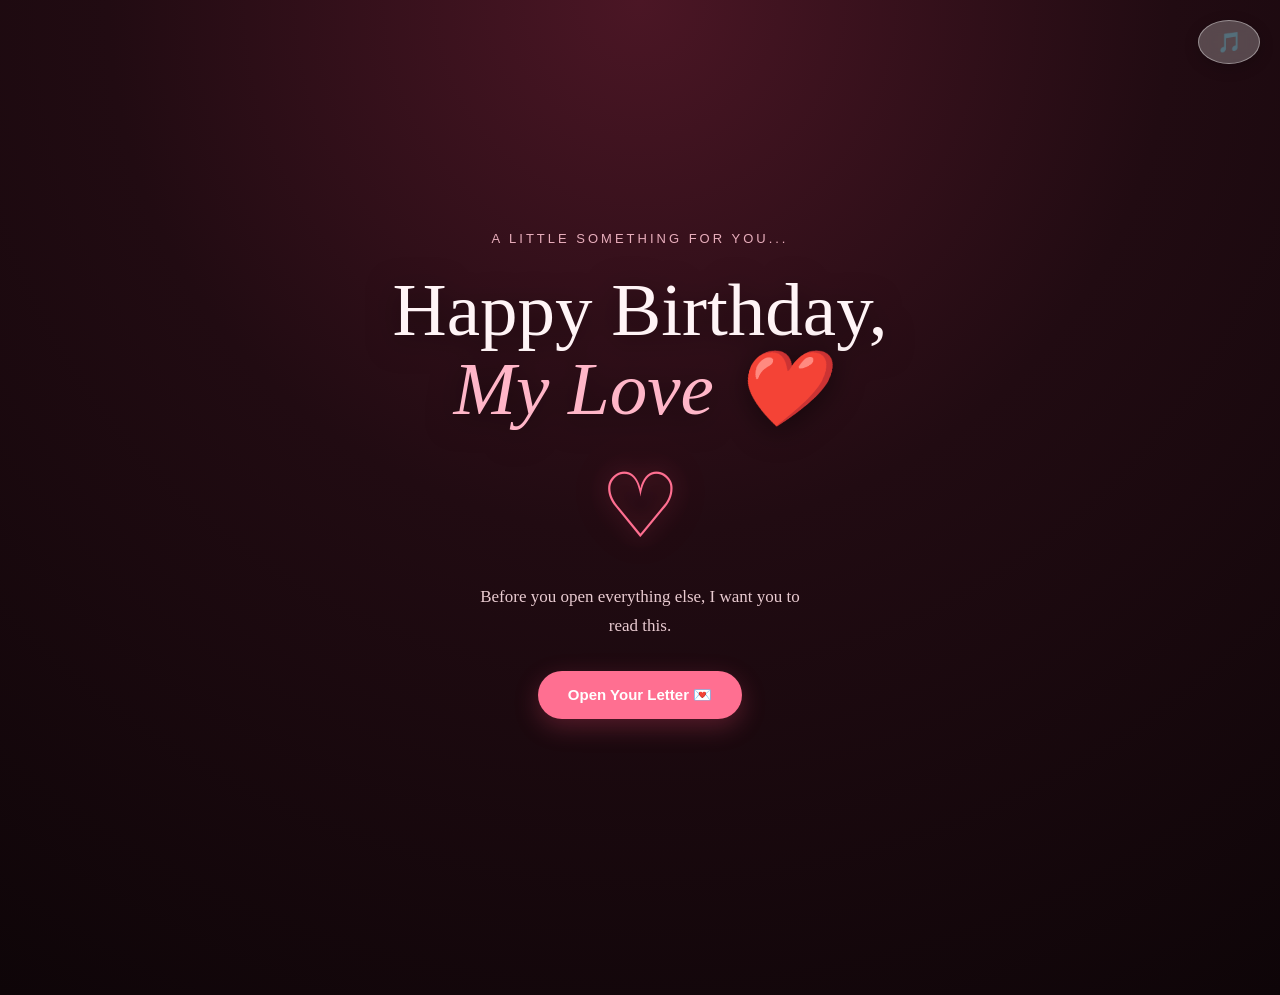
<file: index.html>
<!DOCTYPE html>
<html lang="en">
<head>
    <meta charset="UTF-8">
    <meta name="viewport" content="width=device-width, initial-scale=1.0">
    <title>For You ❤️</title>
    <link rel="stylesheet" href="style.css">
</head>

<body>

    <!-- Background Music Element -->
    <audio id="bgMusic" loop preload="auto">
        <source src="Parayathe-Vannen-MassTamilan.dev.mp3" type="audio/mpeg">
        Your browser does not support the audio element.
    </audio>

    <!-- Floating Music Play/Pause Toggle -->
    <button id="musicToggle" class="music-toggle" onclick="toggleMusic()">
        🎵
    </button>

    <!-- Floating hearts -->
    <div class="hearts">
        <span>❤️</span>
        <span>💕</span>
        <span>❤️</span>
        <span>💗</span>
        <span>💖</span>
        <span>💕</span>
        <span>❤️</span>
        <span>💗</span>
    </div>

    <main class="container">

        <!-- Opening -->
        <section class="opening">
            <p class="small-text">A little something for you...</p>

            <h1>Happy Birthday,<br><span>My Love ❤️</span></h1>

            <div class="heart">♡</div>

            <p class="intro">
                Before you open everything else,
                I want you to read this.
            </p>

            <button onclick="showLetter()">
                Open Your Letter 💌
            </button>
        </section>


        <!-- Letter -->
        <section id="letter" class="letter-section">

            <div class="letter">

                <p class="date">For the girl who means the world to me...</p>

                <h2>Dear Perkki ❤️</h2>

                <p>
                    Happy birthday to the most special person in my life.
                </p>

                <p>
                    I honestly don't know where to start, because there
                    are so many things I want to tell you.
                    Nndakayo parayan und....
                </p>

                <p>
                    But if there is one thing I want you to know today,
                    it's how important you are to me and ,
                    how happy I am that you became a part of my life.
                    Ann when you said yes i never thought ni ithra important avum nikki nn.
                    And to this day nikki ariyula why i love you nnn 
                    oru choorul ariyatha rehasyam aayi ath nilkkunu...."
                </p>

                <p>
                    Every conversation, every laugh, every little fights
                    , every memory we have made together...
                    they all mean more to me than you probably realize
                    (Kore nne karayicitt okke nnd tto but koyappam illa adjust akki vida njn).
                </p>

                <p>
                    You have become someone whose presence can completely
                    change my day. Last week you asked "next sunday day etha nn ariyuo?".
                    i said "nikki ariyula". Stupid girl how can i forget the most beautiful day
                    of my life. It was 6th sept.. the day you said yes to me. Still remember that day,
                    ni bike nnde pinnil irunn "nne ittit poyal nndalo nn paranj nulliyath.."
                </p>
                <P>
                    You showed me when the person is right
                    You make the time right. Before seeing you
                    nikki ariyuleni i can love someone so much..
            
                </P>
                <p>
                    I hope you know how beautiful you are—
                    Your smile, your little habits, the way you talk,
                    boobies, Kumba, your seski legs....
                    OH MY GOD... Kadich thinnan thonum ninne...
                    Umma umma umma umwwwaaa.... on this day thonne umma for my
                    glucose podi. Ini angot ulla every bday i wish u were near me.
                </p>
                



                <p>
                    I don't know what the future has planned for us,
                    but I know one thing....vere aarelum eey kettiya
                    sadhyayil njn wim kalakkum.. buhahaha... eey nnde mathrem ann
                </p>

                <p>
                    On your birthday, I don't just wish you happiness.
                    I wish you everything you've ever dreamed of.
                    I hope you achieve everything you work for,
                    nnit venam nikki hotwheels and mandi okke vangi thern...
                    laugh more than you cry, and always have reasons
                    to smile.
                </p>

                <p>
                    And whenever life gets difficult,
                    I hope you remember "Njan ille koode".
                </p>

                <p class="special">
                    Thank you for showing me that i too can be loved. ❤️
                </p>

                <p>
                    And now...
                    oru karym koode.
                </p>

                <div class="signature">
                    <p>With all my love,</p>
                    <h3>Ummma ❤️</h3>
                </div>

            </div>


            <!-- Continue button -->
            <div class="continue-area">

                <p>
                    How much you know me nn onn test cheydalo? 👀
                </p>

                <a href="quiz.html" class="continue-button">
                    Ready? 💖
                </a>

            </div>

        </section>

    </main>


    <script>
    const music = document.getElementById("bgMusic");

    function showLetter() {
        const letter = document.getElementById("letter");

        if (music) {
            music.volume = 0.5;
            music.play().then(() => {
                localStorage.setItem("musicPlaying", "true");
            }).catch(err => {
                console.log("Audio play error:", err);
            });
        }

        letter.classList.add("show");

        setTimeout(() => {
            letter.scrollIntoView({
                behavior: "smooth"
            });
        }, 200);
    }

    function toggleMusic() {
        const toggleBtn = document.getElementById("musicToggle");

        if (music.paused) {
            music.play();
            localStorage.setItem("musicPlaying", "true");
            toggleBtn.textContent = "🎵";
        } else {
            music.pause();
            localStorage.setItem("musicPlaying", "false");
            toggleBtn.textContent = "🔇";
        }
    }

    if (music) {
        // Continuously keep track of the current second
        music.addEventListener("timeupdate", () => {
            localStorage.setItem("musicTime", music.currentTime);
        });
    }
</script>
</file>
<file: style.css>
/* =========================
   GENERAL
========================= */

* {
    margin: 0;
    padding: 0;
    box-sizing: border-box;
}

html {
    scroll-behavior: smooth;
}

body {
    min-height: 100vh;
    font-family: Georgia, "Times New Roman", serif;

    background:
        radial-gradient(circle at top, #4b1625 0%, #210b12 45%, #0e0508 100%);

    color: #fff4f6;

    overflow-x: hidden;
}


/* =========================
   MAIN CONTAINER
========================= */

.container {
    width: 100%;
    max-width: 700px;
    margin: auto;
    padding: 25px 20px 70px;

    position: relative;
    z-index: 2;
}


/* =========================
   OPENING SCREEN
========================= */

.opening {
    min-height: 100vh;

    display: flex;
    flex-direction: column;
    align-items: center;
    justify-content: center;

    text-align: center;

    animation: fadeIn 1.5s ease;
}

.small-text {
    font-family: Arial, sans-serif;
    font-size: 13px;
    letter-spacing: 3px;
    text-transform: uppercase;

    color: #e8aebc;

    margin-bottom: 25px;
}

h1 {
    font-size: clamp(42px, 11vw, 75px);
    line-height: 1.05;
    font-weight: normal;

    text-shadow: 0 5px 30px rgba(0, 0, 0, 0.5);
}

h1 span {
    color: #ffb6c8;
    font-style: italic;
}


/* =========================
   HEART
========================= */

.heart {
    font-family: Arial, sans-serif;

    font-size: 90px;
    color: #ff6f91;

    margin: 25px 0;

    animation: heartbeat 1.8s infinite;

    text-shadow:
        0 0 20px rgba(255, 80, 120, 0.5),
        0 0 50px rgba(255, 80, 120, 0.25);
}

.intro {
    max-width: 350px;

    color: #e9cbd1;

    font-size: 17px;
    line-height: 1.7;

    margin-bottom: 30px;
}


/* =========================
   BUTTON
========================= */

button,
.continue-button {
    border: none;

    display: inline-block;

    padding: 15px 30px;

    border-radius: 50px;

    background: #ff6f91;

    color: white;

    font-family: Arial, sans-serif;
    font-size: 15px;
    font-weight: bold;

    text-decoration: none;

    cursor: pointer;

    box-shadow:
        0 8px 25px rgba(255, 80, 120, 0.25);

    transition:
        transform 0.3s ease,
        box-shadow 0.3s ease,
        background 0.3s ease;
}

button:hover,
.continue-button:hover {
    transform: translateY(-3px);

    background: #ff85a2;

    box-shadow:
        0 12px 35px rgba(255, 80, 120, 0.4);
}

button:active,
.continue-button:active {
    transform: scale(0.96);
}


/* =========================
   LETTER
========================= */

.letter-section {
    opacity: 0;

    max-height: 0;

    overflow: hidden;

    transition:
        opacity 1.2s ease,
        max-height 2s ease;
}

.letter-section.show {
    opacity: 1;

    max-height: 5000px;
}


.letter {
    position: relative;

    background: rgba(255, 244, 246, 0.97);

    color: #35131d;

    padding: 40px 30px;

    border-radius: 5px;

    box-shadow:
        0 20px 70px rgba(0, 0, 0, 0.45);

    transform: rotate(-0.4deg);
}


/* Small decorative line */

.letter::before {
    content: "";

    position: absolute;

    top: 15px;
    left: 15px;
    right: 15px;
    bottom: 15px;

    border: 1px solid rgba(130, 50, 70, 0.15);

    pointer-events: none;
}


/* =========================
   LETTER TEXT
========================= */

.date {
    font-family: Arial, sans-serif;

    font-size: 12px;

    letter-spacing: 1px;

    text-transform: uppercase;

    color: #a65a6c;

    margin-bottom: 30px;
}

.letter h2 {
    font-size: 32px;

    font-weight: normal;

    font-style: italic;

    margin-bottom: 28px;

    color: #701f34;
}

.letter p {
    font-size: 17px;

    line-height: 1.85;

    margin-bottom: 20px;
}

.letter .special {
    text-align: center;

    font-size: 22px;

    color: #9b304d;

    font-style: italic;

    margin: 35px 0;
}


/* =========================
   SIGNATURE
========================= */

.signature {
    margin-top: 40px;

    text-align: right;
}

.signature p {
    margin-bottom: 3px;

    font-size: 15px;
}

.signature h3 {
    font-size: 30px;

    color: #8d2944;

    font-style: italic;

    font-weight: normal;
}


/* =========================
   CONTINUE
========================= */

.continue-area {
    text-align: center;

    padding: 60px 10px 20px;
}

.continue-area p {
    color: #e7b9c3;

    font-size: 16px;

    margin-bottom: 20px;
}

.continue-button {
    background: transparent;

    border: 1px solid #ff8fa8;

    color: #ffb8c8;
}

.continue-button:hover {
    background: #ff6f91;

    color: white;
}


/* =========================
   FLOATING HEARTS
========================= */

.hearts {
    position: fixed;

    inset: 0;

    overflow: hidden;

    pointer-events: none;

    z-index: 1;
}

.hearts span {
    position: absolute;

    bottom: -50px;

    font-size: 20px;

    opacity: 0;

    animation: floatHeart 12s linear infinite;
}


/* Different positions and speeds */

.hearts span:nth-child(1) {
    left: 8%;
    animation-delay: 1s;
}

.hearts span:nth-child(2) {
    left: 20%;
    animation-delay: 5s;
}

.hearts span:nth-child(3) {
    left: 35%;
    animation-delay: 2s;
}

.hearts span:nth-child(4) {
    left: 50%;
    animation-delay: 7s;
}

.hearts span:nth-child(5) {
    left: 65%;
    animation-delay: 4s;
}

.hearts span:nth-child(6) {
    left: 75%;
    animation-delay: 9s;
}

.hearts span:nth-child(7) {
    left: 88%;
    animation-delay: 3s;
}

.hearts span:nth-child(8) {
    left: 45%;
    animation-delay: 11s;
}


/* =========================
   ANIMATIONS
========================= */

@keyframes heartbeat {

    0% {
        transform: scale(1);
    }

    15% {
        transform: scale(1.15);
    }

    30% {
        transform: scale(1);
    }

    45% {
        transform: scale(1.12);
    }

    60% {
        transform: scale(1);
    }

    100% {
        transform: scale(1);
    }
}


@keyframes fadeIn {

    from {
        opacity: 0;
        transform: translateY(20px);
    }

    to {
        opacity: 1;
        transform: translateY(0);
    }
}


@keyframes floatHeart {

    0% {
        transform:
            translateY(0)
            rotate(0deg);

        opacity: 0;
    }

    10% {
        opacity: 0.7;
    }

    90% {
        opacity: 0.5;
    }

    100% {
        transform:
            translateY(-110vh)
            rotate(360deg);

        opacity: 0;
    }
}


/* =========================
   MOBILE
========================= */

@media (max-width: 600px) {

    .container {
        padding-left: 15px;
        padding-right: 15px;
    }

    h1 {
        font-size: 45px;
    }

    .heart {
        font-size: 75px;

        margin: 20px 0;
    }

    .intro {
        font-size: 16px;
    }

    .letter {
        padding: 35px 22px;
    }

    .letter p {
        font-size: 16px;
        line-height: 1.8;
    }

    .letter h2 {
        font-size: 29px;
    }

    .letter .special {
        font-size: 20px;
    }

}
/* Floating Music Toggle Button */
.music-toggle {
    position: fixed;
    top: 20px;
    right: 20px;
    z-index: 100;
    background: rgba(255, 255, 255, 0.25);
    backdrop-filter: blur(8px);
    -webkit-backdrop-filter: blur(8px);
    border: 1px solid rgba(255, 255, 255, 0.4);
    color: #fff;
    border-radius: 50%;
    width: 44px;
    height: 44px;
    font-size: 20px;
    cursor: pointer;
    display: flex;
    align-items: center;
    justify-content: center;
    box-shadow: 0 4px 15px rgba(0, 0, 0, 0.2);
    transition: transform 0.2s ease, background 0.2s ease;
}

.music-toggle:hover {
    transform: scale(1.1);
    background: rgba(255, 255, 255, 0.4);
}
</file>
